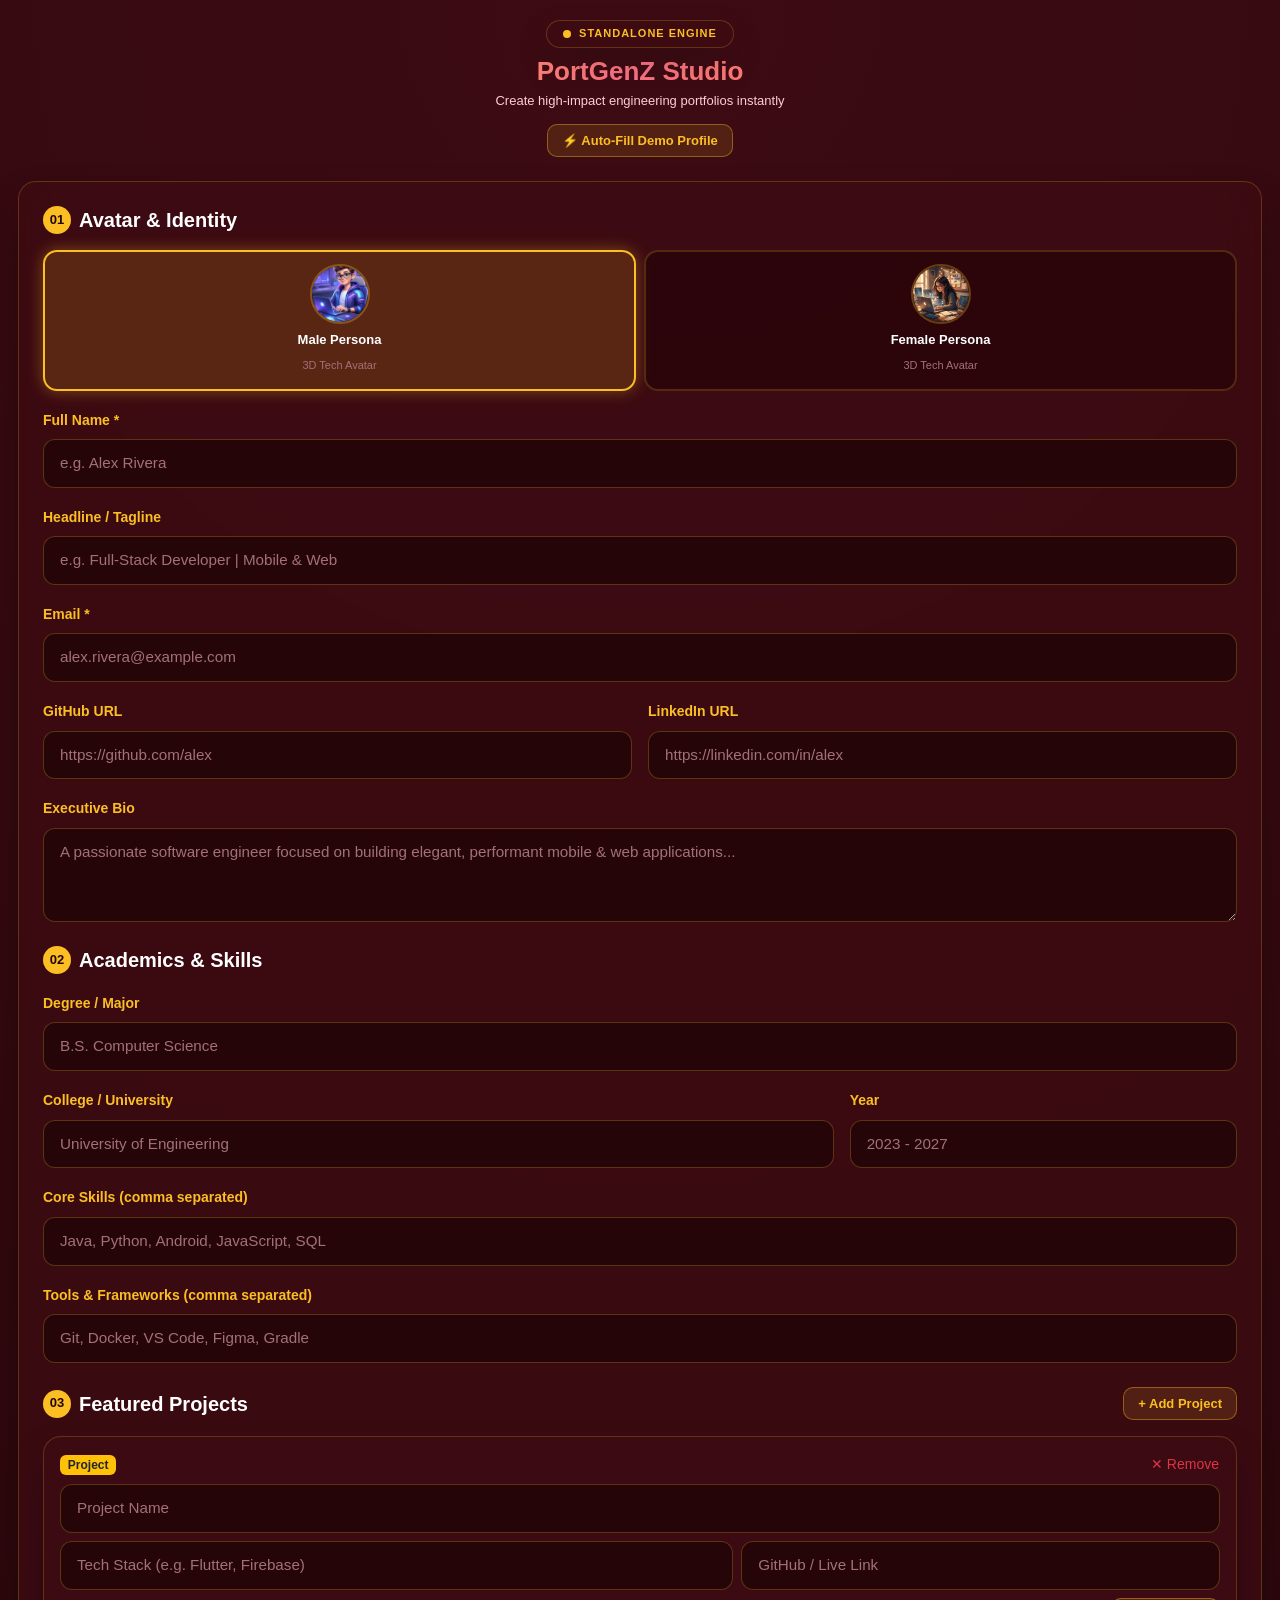
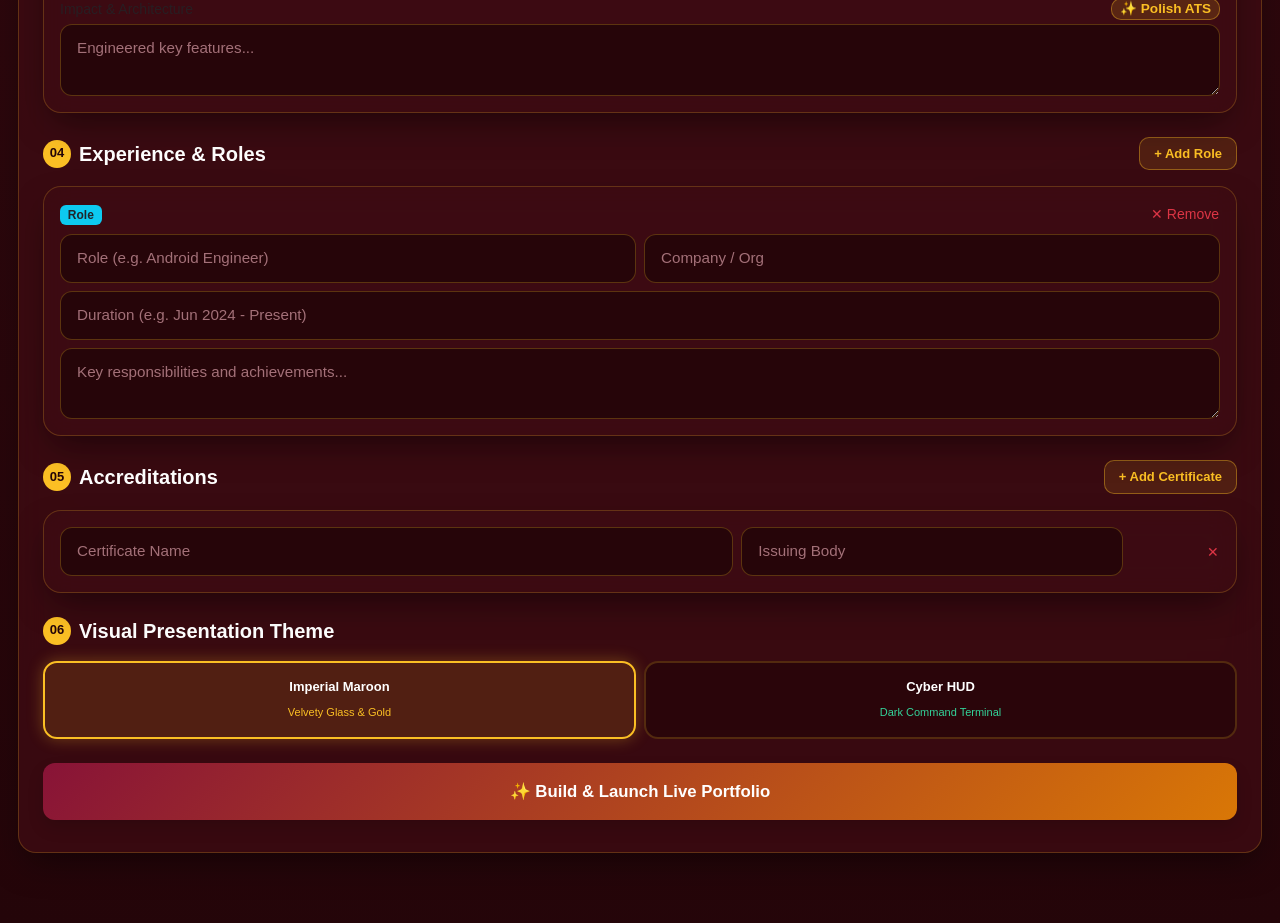
<file: android/app/src/main/assets/index.html>
<!DOCTYPE html>
<html lang="en">
<head>
  <meta charset="UTF-8">
  <meta name="viewport" content="width=device-width, initial-scale=1.0, maximum-scale=1.0, user-scalable=no">
  <title>PortGenZ Studio</title>
  
  <link rel="stylesheet" href="bootstrap.min.css">
  <link rel="stylesheet" href="style.css">
  
  <style>
    body {
      background: #240509;
      background: radial-gradient(circle at 50% 0%, #3D0B13 0%, #240509 100%);
      color: #FFF1F2;
      font-family: -apple-system, BlinkMacSystemFont, "Segoe UI", Roboto, sans-serif;
      padding: 12px 14px 70px 14px;
      margin: 0;
    }

    .avatar-select-card {
      cursor: pointer;
      border: 2px solid rgba(251, 191, 36, 0.2);
      border-radius: 14px;
      padding: 12px;
      transition: all 0.2s ease;
      background: rgba(36, 5, 9, 0.7);
      text-align: center;
      width: 100%;
    }
    .avatar-radio:checked + .avatar-select-card {
      border-color: #FBBF24;
      background: rgba(251, 191, 36, 0.15);
      box-shadow: 0 0 16px rgba(251, 191, 36, 0.35);
    }
    .avatar-preview-img {
      width: 60px;
      height: 60px;
      object-fit: cover;
      border-radius: 50%;
      border: 2px solid rgba(251, 191, 36, 0.3);
      margin-bottom: 6px;
    }

    .section-badge {
      background: #FBBF24;
      color: #240509;
      font-weight: 800;
      border-radius: 50%;
      width: 28px;
      height: 28px;
      display: inline-flex;
      align-items: center;
      justify-content: center;
      font-size: 13px;
    }

    .theme-card {
      cursor: pointer;
      border: 2px solid rgba(251, 191, 36, 0.2);
      border-radius: 14px;
      padding: 14px;
      background: rgba(36, 5, 9, 0.7);
      transition: all 0.2s;
    }
    .theme-radio:checked + .theme-card {
      border-color: #FBBF24;
      background: rgba(251, 191, 36, 0.12);
      box-shadow: 0 0 16px rgba(251, 191, 36, 0.3);
    }

    .cyber-mode {
      background: #0d1117 !important;
      color: #39d353 !important;
      font-family: monospace !important;
    }
    .cyber-mode .glass-panel {
      background: rgba(13, 17, 23, 0.9) !important;
      border: 1px solid #238636 !important;
    }
    .cyber-mode .badge-core {
      background: rgba(57, 211, 83, 0.15) !important;
      color: #39d353 !important;
      border-color: #238636 !important;
    }

    .btn-sample {
      background: rgba(251, 191, 36, 0.12);
      border: 1px solid rgba(251, 191, 36, 0.4);
      color: #FBBF24;
      font-weight: 600;
      border-radius: 10px;
      padding: 6px 14px;
      font-size: 13px;
    }
  </style>
</head>
<body>

  <!-- ======================= VIEW 1: BUILDER ======================= -->
  <div id="view-builder" class="container-fluid px-1">
    
    <!-- Hero Header -->
    <div class="text-center mb-4 pt-2">
      <div class="d-inline-flex align-items-center gap-2 px-3 py-1 rounded-pill glass-panel mb-2">
        <span class="pulse-dot"></span>
        <span style="color: #FBBF24; font-weight: 700; font-size: 11px; letter-spacing: 1px;">STANDALONE ENGINE</span>
      </div>
      <h2 class="fw-bold text-gradient mb-1" style="font-size: 26px;">PortGenZ Studio</h2>
      <p style="color: #FECDD3; font-size: 13px; margin-bottom: 12px;">Create high-impact engineering portfolios instantly</p>
      
      <button type="button" class="btn btn-sample" onclick="loadDemoProfile()">
        ⚡ Auto-Fill Demo Profile
      </button>
    </div>

    <!-- Form Container -->
    <form id="portfolioForm" onsubmit="event.preventDefault(); renderLivePortfolio();" class="glass-panel p-3 p-md-4">
      
      <!-- Section 1: Avatar -->
      <div class="d-flex align-items-center gap-2 mb-3">
        <span class="section-badge">01</span>
        <h5 class="fw-bold mb-0 text-white">Avatar & Identity</h5>
      </div>

      <div class="row g-2 mb-3">
        <div class="col-6">
          <input class="d-none avatar-radio" type="radio" name="gender" id="avatarMale" value="male" checked>
          <label class="avatar-select-card" for="avatarMale">
            <img src="male.png" class="avatar-preview-img" alt="Male Avatar">
            <div class="fw-bold text-white" style="font-size: 13px;">Male Persona</div>
            <small style="color: #A37078; font-size: 11px;">3D Tech Avatar</small>
          </label>
        </div>
        <div class="col-6">
          <input class="d-none avatar-radio" type="radio" name="gender" id="avatarFemale" value="female">
          <label class="avatar-select-card" for="avatarFemale">
            <img src="female.png" class="avatar-preview-img" alt="Female Avatar">
            <div class="fw-bold text-white" style="font-size: 13px;">Female Persona</div>
            <small style="color: #A37078; font-size: 11px;">3D Tech Avatar</small>
          </label>
        </div>
      </div>

      <div class="row g-3 mb-4">
        <div class="col-12">
          <label class="form-label small fw-bold" style="color: #FBBF24;">Full Name *</label>
          <input type="text" id="inputName" class="form-control" placeholder="e.g. Alex Rivera" required>
        </div>
        <div class="col-12">
          <label class="form-label small fw-bold" style="color: #FBBF24;">Headline / Tagline</label>
          <input type="text" id="inputTagline" class="form-control" placeholder="e.g. Full-Stack Developer | Mobile & Web">
        </div>
        <div class="col-12">
          <label class="form-label small fw-bold" style="color: #FBBF24;">Email *</label>
          <input type="email" id="inputEmail" class="form-control" placeholder="alex.rivera@example.com" required>
        </div>
        <div class="col-6">
          <label class="form-label small fw-bold" style="color: #FBBF24;">GitHub URL</label>
          <input type="text" id="inputGithub" class="form-control" placeholder="https://github.com/alex">
        </div>
        <div class="col-6">
          <label class="form-label small fw-bold" style="color: #FBBF24;">LinkedIn URL</label>
          <input type="text" id="inputLinkedin" class="form-control" placeholder="https://linkedin.com/in/alex">
        </div>
        <div class="col-12">
          <label class="form-label small fw-bold" style="color: #FBBF24;">Executive Bio</label>
          <textarea id="inputBio" class="form-control" rows="3" placeholder="A passionate software engineer focused on building elegant, performant mobile & web applications..."></textarea>
        </div>
      </div>

      <!-- Section 2: Academics & Skills -->
      <div class="d-flex align-items-center gap-2 mb-3">
        <span class="section-badge">02</span>
        <h5 class="fw-bold mb-0 text-white">Academics & Skills</h5>
      </div>

      <div class="row g-3 mb-4">
        <div class="col-12">
          <label class="form-label small fw-bold" style="color: #FBBF24;">Degree / Major</label>
          <input type="text" id="inputDegree" class="form-control" placeholder="B.S. Computer Science">
        </div>
        <div class="col-8">
          <label class="form-label small fw-bold" style="color: #FBBF24;">College / University</label>
          <input type="text" id="inputCollege" class="form-control" placeholder="University of Engineering">
        </div>
        <div class="col-4">
          <label class="form-label small fw-bold" style="color: #FBBF24;">Year</label>
          <input type="text" id="inputYear" class="form-control" placeholder="2023 - 2027">
        </div>
        <div class="col-12">
          <label class="form-label small fw-bold" style="color: #FBBF24;">Core Skills (comma separated)</label>
          <input type="text" id="inputSkillsCore" class="form-control" placeholder="Java, Python, Android, JavaScript, SQL">
        </div>
        <div class="col-12">
          <label class="form-label small fw-bold" style="color: #FBBF24;">Tools & Frameworks (comma separated)</label>
          <input type="text" id="inputSkillsTools" class="form-control" placeholder="Git, Docker, VS Code, Figma, Gradle">
        </div>
      </div>

      <!-- Section 3: Projects -->
      <div class="d-flex justify-content-between align-items-center mb-3">
        <div class="d-flex align-items-center gap-2">
          <span class="section-badge">03</span>
          <h5 class="fw-bold mb-0 text-white">Featured Projects</h5>
        </div>
        <button type="button" class="btn btn-sm btn-sample" onclick="addProjectField()">+ Add Project</button>
      </div>

      <div id="projects-container" class="mb-4">
        <!-- Project items dynamically appended here -->
      </div>

      <!-- Section 4: Experience -->
      <div class="d-flex justify-content-between align-items-center mb-3">
        <div class="d-flex align-items-center gap-2">
          <span class="section-badge">04</span>
          <h5 class="fw-bold mb-0 text-white">Experience & Roles</h5>
        </div>
        <button type="button" class="btn btn-sm btn-sample" onclick="addExperienceField()">+ Add Role</button>
      </div>

      <div id="experience-container" class="mb-4">
        <!-- Experience items dynamically appended here -->
      </div>

      <!-- Section 5: Certificates -->
      <div class="d-flex justify-content-between align-items-center mb-3">
        <div class="d-flex align-items-center gap-2">
          <span class="section-badge">05</span>
          <h5 class="fw-bold mb-0 text-white">Accreditations</h5>
        </div>
        <button type="button" class="btn btn-sm btn-sample" onclick="addCertField()">+ Add Certificate</button>
      </div>

      <div id="cert-container" class="mb-4">
        <!-- Cert items dynamically appended here -->
      </div>

      <!-- Section 6: Theme Selection -->
      <div class="d-flex align-items-center gap-2 mb-3">
        <span class="section-badge">06</span>
        <h5 class="fw-bold mb-0 text-white">Visual Presentation Theme</h5>
      </div>

      <div class="row g-2 mb-4">
        <div class="col-6">
          <input class="d-none theme-radio" type="radio" name="theme" id="themeModern" value="modern" checked>
          <label class="theme-card text-center w-100" for="themeModern">
            <div class="fw-bold text-white" style="font-size: 13px;">Imperial Maroon</div>
            <small style="color: #FBBF24; font-size: 11px;">Velvety Glass & Gold</small>
          </label>
        </div>
        <div class="col-6">
          <input class="d-none theme-radio" type="radio" name="theme" id="themeCyber" value="cyber">
          <label class="theme-card text-center w-100" for="themeCyber">
            <div class="fw-bold text-white" style="font-size: 13px;">Cyber HUD</div>
            <small style="color: #34d399; font-size: 11px;">Dark Command Terminal</small>
          </label>
        </div>
      </div>

      <button type="submit" class="btn btn-premium w-100 py-3 mb-2 shadow">
        ✨ Build & Launch Live Portfolio
      </button>

    </form>
  </div>

  <!-- ======================= VIEW 2: LIVE PORTFOLIO ======================= -->
  <div id="view-portfolio" style="display: none;">

    <!-- Top Floating Toolbar -->
    <div class="glass-panel sticky-top p-2 mb-3 d-flex justify-content-between align-items-center" style="z-index: 100;">
      <button type="button" class="btn btn-sm btn-sample" onclick="switchToBuilder()">
        ✏️ Edit Profile
      </button>
      <div class="d-flex gap-2">
        <button type="button" class="btn btn-sm btn-sample" onclick="toggleTheme()">
          🎨 Switch Theme
        </button>
        <button type="button" class="btn btn-sm btn-premium px-3" onclick="exportPDF()">
          📄 Export PDF
        </button>
      </div>
    </div>

    <!-- Live Render Container -->
    <div id="portfolio-render"></div>

  </div>

  <script>
    // In-memory data store with localStorage fallback
    let profileData = {
      gender: 'male',
      name: '',
      tagline: '',
      email: '',
      github: '',
      linkedin: '',
      bio: '',
      degree: '',
      college: '',
      year: '',
      skillsCore: '',
      skillsTools: '',
      projects: [],
      experience: [],
      certificates: [],
      theme: 'modern'
    };

    window.addEventListener('DOMContentLoaded', () => {
      loadSavedData();
      if (!profileData.projects.length) {
        addProjectField();
      }
      if (!profileData.experience.length) {
        addExperienceField();
      }
      if (!profileData.certificates.length) {
        addCertField();
      }
    });

    function addProjectField(p = {title: '', tech: '', link: '', desc: ''}) {
      const container = document.getElementById('projects-container');
      const div = document.createElement('div');
      div.className = 'glass-panel p-3 mb-3 project-item';
      div.innerHTML = `
        <div class="d-flex justify-content-between align-items-center mb-2">
          <span class="badge bg-warning text-dark fw-bold">Project</span>
          <button type="button" class="btn btn-sm text-danger p-0" onclick="this.closest('.project-item').remove()">✕ Remove</button>
        </div>
        <div class="row g-2 mb-2">
          <div class="col-12"><input type="text" class="form-control p-title" placeholder="Project Name" value="${p.title || ''}"></div>
          <div class="col-7"><input type="text" class="form-control p-tech" placeholder="Tech Stack (e.g. Flutter, Firebase)" value="${p.tech || ''}"></div>
          <div class="col-5"><input type="text" class="form-control p-link" placeholder="GitHub / Live Link" value="${p.link || ''}"></div>
        </div>
        <div class="d-flex justify-content-between align-items-center mb-1">
          <label class="small text-muted mb-0">Impact & Architecture</label>
          <button type="button" class="btn btn-sm btn-ai-glow px-2 py-0" onclick="polishWithAI(this)">✨ Polish ATS</button>
        </div>
        <textarea class="form-control p-desc" rows="2" placeholder="Engineered key features...">${p.desc || ''}</textarea>
      `;
      container.appendChild(div);
    }

    function addExperienceField(e = {role: '', org: '', duration: '', detail: ''}) {
      const container = document.getElementById('experience-container');
      const div = document.createElement('div');
      div.className = 'glass-panel p-3 mb-3 exp-item';
      div.innerHTML = `
        <div class="d-flex justify-content-between align-items-center mb-2">
          <span class="badge bg-info text-dark fw-bold">Role</span>
          <button type="button" class="btn btn-sm text-danger p-0" onclick="this.closest('.exp-item').remove()">✕ Remove</button>
        </div>
        <div class="row g-2 mb-2">
          <div class="col-6"><input type="text" class="form-control e-role" placeholder="Role (e.g. Android Engineer)" value="${e.role || ''}"></div>
          <div class="col-6"><input type="text" class="form-control e-org" placeholder="Company / Org" value="${e.org || ''}"></div>
          <div class="col-12"><input type="text" class="form-control e-duration" placeholder="Duration (e.g. Jun 2024 - Present)" value="${e.duration || ''}"></div>
        </div>
        <textarea class="form-control e-detail" rows="2" placeholder="Key responsibilities and achievements...">${e.detail || ''}</textarea>
      `;
      container.appendChild(div);
    }

    function addCertField(c = {name: '', issuer: ''}) {
      const container = document.getElementById('cert-container');
      const div = document.createElement('div');
      div.className = 'glass-panel p-3 mb-2 cert-item';
      div.innerHTML = `
        <div class="row g-2 align-items-center">
          <div class="col-7"><input type="text" class="form-control c-name" placeholder="Certificate Name" value="${c.name || ''}"></div>
          <div class="col-4"><input type="text" class="form-control c-issuer" placeholder="Issuing Body" value="${c.issuer || ''}"></div>
          <div class="col-1 text-end"><button type="button" class="btn btn-sm text-danger p-0" onclick="this.closest('.cert-item').remove()">✕</button></div>
        </div>
      `;
      container.appendChild(div);
    }

    // Built-in intelligent ATS action-verb transformer (runs locally & offline!)
    function polishWithAI(btn) {
      const block = btn.closest('.project-item');
      const descEl = block.querySelector('.p-desc');
      const title = block.querySelector('.p-title').value.trim() || 'Software Project';
      const tech = block.querySelector('.p-tech').value.trim() || 'modern tech';
      let raw = descEl.value.trim();

      btn.innerText = '⏳ Polishing...';
      btn.disabled = true;

      setTimeout(() => {
        let bullets = [];
        if (!raw) {
          bullets = [
            `• Architected and developed ${title} leveraging ${tech} with high performance and modular design.`,
            `• Engineered scalable asynchronous workflows, achieving sub-100ms response latency and optimized memory overhead.`,
            `• Implemented clean architecture and automated test coverage, ensuring robust reliability in production environments.`
          ];
        } else {
          const sentences = raw.split(/[.\n]/).map(s => s.trim()).filter(s => s.length > 5);
          const verbs = ['Architected and engineered', 'Streamlined and optimized', 'Integrated and deployed', 'Spearheaded development of'];
          bullets = sentences.slice(0, 3).map((s, idx) => {
            const verb = verbs[idx % verbs.length];
            return `• ${verb} ${s.charAt(0).toLowerCase() + s.slice(1)}.`;
          });
          if (bullets.length === 1) {
            bullets.push(`• Optimized codebase efficiency using ${tech}, ensuring high reliability and responsive UX.`);
            bullets.push(`• Implemented automated error handling and structured state management.`);
          }
        }

        descEl.value = bullets.join('\n');
        btn.innerText = '✨ Polish ATS';
        btn.disabled = false;
      }, 300);
    }

    function loadDemoProfile() {
      document.getElementById('inputName').value = 'Nithishkumar L';
      document.getElementById('inputTagline').value = 'CS Undergrad | Full-Stack & Android Systems Architect';
      document.getElementById('inputEmail').value = 'nithish@example.com';
      document.getElementById('inputGithub').value = 'https://github.com/nithish2311';
      document.getElementById('inputLinkedin').value = 'https://linkedin.com/in/nithishkumar-l';
      document.getElementById('inputBio').value = 'Passionate developer specializing in Android, Flutter, and Full-Stack cloud architectures. Adept at turning complex challenges into streamlined, high-performance applications with elegant UI/UX.';
      document.getElementById('inputDegree').value = 'B.E. Computer Science & Engineering';
      document.getElementById('inputCollege').value = 'Sri Krishna College of Technology';
      document.getElementById('inputYear').value = '2023 - 2027';
      document.getElementById('inputSkillsCore').value = 'Java, Kotlin, Python, JavaScript, C++, Dart, SQLite, SQL';
      document.getElementById('inputSkillsTools').value = 'Android Studio, Flutter, Git, Docker, Flask, Postman, Linux';

      document.getElementById('projects-container').innerHTML = '';
      addProjectField({
        title: 'PortGenZ Studio Next-Gen',
        tech: 'Android SDK, Java, WebView, CSS Glassmorphism',
        link: 'https://github.com/nithish2311/PortGenZ',
        desc: '• Engineered a standalone mobile studio for instant ATS-ready portfolio generation with native PDF export.\n• Built smooth 60fps micro-animations, theme switching, and local offline state persistence.\n• Integrated responsive glassmorphism UI tailored for mobile ergonomics.'
      });
      addProjectField({
        title: 'Bus Tracker Pro',
        tech: 'Flutter, Firebase, GPS Telemetry',
        link: 'https://github.com/nithish2311/bus_tracker',
        desc: '• Developed live transit telemetry tracking with real-time ETA calculation and push notifications.\n• Optimized background location polling reducing battery consumption by 35%.'
      });

      document.getElementById('experience-container').innerHTML = '';
      addExperienceField({
        role: 'Mobile Systems Engineering Intern',
        org: 'Tech Innovations Lab',
        duration: 'May 2025 - Aug 2025',
        detail: 'Architected native modules and automated performance profiling pipelines across Android release builds.'
      });

      document.getElementById('cert-container').innerHTML = '';
      addCertField({ name: 'Google Android Certified Developer', issuer: 'Google' });
      addCertField({ name: 'Algorithms & Data Structures Specialization', issuer: 'Coursera' });

      saveToStorage();
    }

    function collectFormData() {
      const gender = document.querySelector('input[name="gender"]:checked')?.value || 'male';
      const theme = document.querySelector('input[name="theme"]:checked')?.value || 'modern';

      const projects = [];
      document.querySelectorAll('.project-item').forEach(el => {
        const title = el.querySelector('.p-title').value.trim();
        if (title) {
          projects.push({
            title,
            tech: el.querySelector('.p-tech').value.trim(),
            link: el.querySelector('.p-link').value.trim(),
            desc: el.querySelector('.p-desc').value.trim()
          });
        }
      });

      const experience = [];
      document.querySelectorAll('.exp-item').forEach(el => {
        const role = el.querySelector('.e-role').value.trim();
        if (role) {
          experience.push({
            role,
            org: el.querySelector('.e-org').value.trim(),
            duration: el.querySelector('.e-duration').value.trim(),
            detail: el.querySelector('.e-detail').value.trim()
          });
        }
      });

      const certificates = [];
      document.querySelectorAll('.cert-item').forEach(el => {
        const name = el.querySelector('.c-name').value.trim();
        if (name) {
          certificates.push({
            name,
            issuer: el.querySelector('.c-issuer').value.trim()
          });
        }
      });

      profileData = {
        gender,
        name: document.getElementById('inputName').value.trim() || 'Software Engineer',
        tagline: document.getElementById('inputTagline').value.trim(),
        email: document.getElementById('inputEmail').value.trim(),
        github: document.getElementById('inputGithub').value.trim(),
        linkedin: document.getElementById('inputLinkedin').value.trim(),
        bio: document.getElementById('inputBio').value.trim(),
        degree: document.getElementById('inputDegree').value.trim(),
        college: document.getElementById('inputCollege').value.trim(),
        year: document.getElementById('inputYear').value.trim(),
        skillsCore: document.getElementById('inputSkillsCore').value.trim(),
        skillsTools: document.getElementById('inputSkillsTools').value.trim(),
        projects,
        experience,
        certificates,
        theme
      };

      saveToStorage();
      return profileData;
    }

    function saveToStorage() {
      try {
        localStorage.setItem('portgenz_profile', JSON.stringify(profileData));
      } catch(e) {}
    }

    function loadSavedData() {
      try {
        const raw = localStorage.getItem('portgenz_profile');
        if (raw) {
          profileData = JSON.parse(raw);
          if (profileData.name) document.getElementById('inputName').value = profileData.name;
          if (profileData.tagline) document.getElementById('inputTagline').value = profileData.tagline;
          if (profileData.email) document.getElementById('inputEmail').value = profileData.email;
          if (profileData.github) document.getElementById('inputGithub').value = profileData.github;
          if (profileData.linkedin) document.getElementById('inputLinkedin').value = profileData.linkedin;
          if (profileData.bio) document.getElementById('inputBio').value = profileData.bio;
          if (profileData.degree) document.getElementById('inputDegree').value = profileData.degree;
          if (profileData.college) document.getElementById('inputCollege').value = profileData.college;
          if (profileData.year) document.getElementById('inputYear').value = profileData.year;
          if (profileData.skillsCore) document.getElementById('inputSkillsCore').value = profileData.skillsCore;
          if (profileData.skillsTools) document.getElementById('inputSkillsTools').value = profileData.skillsTools;

          if (profileData.gender === 'female') {
            document.getElementById('avatarFemale').checked = true;
          }

          if (profileData.projects?.length) {
            document.getElementById('projects-container').innerHTML = '';
            profileData.projects.forEach(p => addProjectField(p));
          }
          if (profileData.experience?.length) {
            document.getElementById('experience-container').innerHTML = '';
            profileData.experience.forEach(e => addExperienceField(e));
          }
          if (profileData.certificates?.length) {
            document.getElementById('cert-container').innerHTML = '';
            profileData.certificates.forEach(c => addCertField(c));
          }
        }
      } catch(e) {}
    }

    function renderLivePortfolio() {
      const data = collectFormData();
      const container = document.getElementById('portfolio-render');
      const isCyber = data.theme === 'cyber';

      document.body.className = isCyber ? 'cyber-mode' : '';

      const avatarSrc = data.gender === 'female' ? 'female.png' : 'male.png';
      const coreSkillsList = data.skillsCore ? data.skillsCore.split(',').map(s => s.trim()).filter(s => s) : [];
      const toolSkillsList = data.skillsTools ? data.skillsTools.split(',').map(s => s.trim()).filter(s => s) : [];

      let projectsHtml = '';
      data.projects.forEach(p => {
        const linkHtml = p.link ? `<a href="${p.link}" target="_blank" class="badge bg-warning text-dark text-decoration-none">🔗 View Project</a>` : '';
        const techPills = p.tech ? p.tech.split(',').map(t => `<span class="badge-core small me-1">${t.trim()}</span>`).join('') : '';
        projectsHtml += `
          <div class="glass-panel p-3 mb-3 project-card">
            <div class="d-flex justify-content-between align-items-center mb-2">
              <h6 class="fw-bold mb-0 text-white">${p.title}</h6>
              ${linkHtml}
            </div>
            <div class="mb-2">${techPills}</div>
            <p class="small text-muted mb-0" style="white-space: pre-line; line-height: 1.6;">${p.desc}</p>
          </div>
        `;
      });

      let expHtml = '';
      data.experience.forEach(e => {
        expHtml += `
          <div class="glass-panel p-3 mb-2 exp-card">
            <div class="d-flex justify-content-between align-items-center">
              <span class="fw-bold text-white">${e.role}</span>
              <small style="color: #FBBF24;">${e.duration}</small>
            </div>
            <small class="text-muted d-block mb-1">${e.org}</small>
            <p class="small text-muted mb-0">${e.detail}</p>
          </div>
        `;
      });

      let certHtml = '';
      data.certificates.forEach(c => {
        certHtml += `
          <div class="col-12 col-md-6 mb-2">
            <div class="glass-panel p-2 px-3 d-flex justify-content-between align-items-center">
              <span class="small fw-semibold text-white">🏆 ${c.name}</span>
              <span class="badge bg-dark border text-muted small">${c.issuer}</span>
            </div>
          </div>
        `;
      });

      container.innerHTML = `
        <!-- Hero Profile -->
        <div class="glass-panel p-4 text-center mb-4">
          <div class="hero-avatar-wrapper">
            <img src="${avatarSrc}" class="hero-avatar-img" alt="Avatar">
          </div>
          <h2 class="fw-bold text-white mb-1">${data.name}</h2>
          ${data.tagline ? `<div class="fw-semibold text-gradient mb-2" style="font-size: 14px;">${data.tagline}</div>` : ''}
          <div class="small text-muted mb-3">
            🎓 ${data.degree} • ${data.college} ${data.year ? `(${data.year})` : ''}
          </div>

          <!-- Contact buttons -->
          <div class="d-flex flex-wrap justify-content-center gap-2 mb-3">
            ${data.email ? `<a href="mailto:${data.email}" class="btn btn-sm btn-sample">📧 ${data.email}</a>` : ''}
            ${data.github ? `<a href="${data.github}" target="_blank" class="btn btn-sm btn-sample">🐙 GitHub</a>` : ''}
            ${data.linkedin ? `<a href="${data.linkedin}" target="_blank" class="btn btn-sm btn-sample">💼 LinkedIn</a>` : ''}
          </div>

          ${data.bio ? `<p class="small text-muted mb-0 mx-auto" style="max-width: 600px; line-height: 1.7;">${data.bio}</p>` : ''}
        </div>

        <!-- Quick Stats -->
        <div class="row g-2 mb-4 text-center">
          <div class="col-4">
            <div class="glass-panel p-2">
              <h4 class="fw-bold mb-0 text-gradient">${data.projects.length}</h4>
              <small class="text-muted" style="font-size: 11px;">Projects</small>
            </div>
          </div>
          <div class="col-4">
            <div class="glass-panel p-2">
              <h4 class="fw-bold mb-0 text-gradient">${data.experience.length}</h4>
              <small class="text-muted" style="font-size: 11px;">Roles</small>
            </div>
          </div>
          <div class="col-4">
            <div class="glass-panel p-2">
              <h4 class="fw-bold mb-0 text-gradient">${data.certificates.length}</h4>
              <small class="text-muted" style="font-size: 11px;">Honors</small>
            </div>
          </div>
        </div>

        <!-- Core Stack -->
        ${coreSkillsList.length ? `
        <div class="mb-4">
          <h6 class="fw-bold mb-2 text-white">⚡ Technical Stack</h6>
          <div class="d-flex flex-wrap gap-1">
            ${coreSkillsList.map(s => `<span class="badge-core">${s}</span>`).join('')}
            ${toolSkillsList.map(s => `<span class="badge-tool">${s}</span>`).join('')}
          </div>
        </div>
        ` : ''}

        <!-- Projects -->
        ${data.projects.length ? `
        <div class="mb-4">
          <h6 class="fw-bold mb-2 text-white">🚀 Key Projects</h6>
          ${projectsHtml}
        </div>
        ` : ''}

        <!-- Experience -->
        ${data.experience.length ? `
        <div class="mb-4">
          <h6 class="fw-bold mb-2 text-white">💼 Experience</h6>
          ${expHtml}
        </div>
        ` : ''}

        <!-- Certificates -->
        ${data.certificates.length ? `
        <div class="mb-4">
          <h6 class="fw-bold mb-2 text-white">🏅 Certifications</h6>
          <div class="row g-2">${certHtml}</div>
        </div>
        ` : ''}

        <div class="text-center py-4">
          <small class="text-muted">Generated with PortGenZ Studio • Next-Gen Engine</small>
        </div>
      `;

      document.getElementById('view-builder').style.display = 'none';
      document.getElementById('view-portfolio').style.display = 'block';
      window.scrollTo(0, 0);
    }

    function switchToBuilder() {
      document.getElementById('view-portfolio').style.display = 'none';
      document.getElementById('view-builder').style.display = 'block';
      document.body.className = '';
      window.scrollTo(0, 0);
    }

    function toggleTheme() {
      profileData.theme = profileData.theme === 'modern' ? 'cyber' : 'modern';
      saveToStorage();
      renderLivePortfolio();
    }

    function exportPDF() {
      window.print();
    }
  </script>
</body>
</html>
</file>
<file: android/app/src/main/assets/style.css>
@import url('https://fonts.googleapis.com/css2?family=Plus+Jakarta+Sans:wght@300;400;500;600;700;800&family=JetBrains+Mono:wght@400;600&display=swap');

:root {
  --bg-gradient: linear-gradient(135deg, #240509 0%, #3D0B13 50%, #240509 100%);
  --card-bg: rgba(61, 11, 19, 0.82);
  --card-border: rgba(251, 191, 36, 0.22);
  --accent-gold: #FBBF24;
  --accent-amber: #F59E0B;
  --accent-rose: #FB7185;
  --accent-crimson: #E11D48;
  --text-main: #FFF1F2;
  --text-muted: #FECDD3;
}

* {
  box-sizing: border-box;
}

body {
  background: var(--bg-gradient);
  background-attachment: fixed;
  color: var(--text-main);
  font-family: 'Plus Jakarta Sans', system-ui, -apple-system, sans-serif;
  min-height: 100vh;
  position: relative;
  line-height: 1.6;
  overflow-x: hidden;
  -webkit-tap-highlight-color: transparent;
  padding-bottom: 40px;
}

/* Translucent Glass Panels */
.glass-panel {
  background: var(--card-bg);
  backdrop-filter: blur(16px);
  -webkit-backdrop-filter: blur(16px);
  border: 1px solid var(--card-border);
  border-radius: 18px;
  box-shadow: 0 15px 35px -10px rgba(0, 0, 0, 0.5);
  position: relative;
  z-index: 1;
}

/* Dynamic Gradients */
.text-gradient {
  background: linear-gradient(135deg, #FBBF24 0%, #FB7185 50%, #F59E0B 100%);
  -webkit-background-clip: text;
  -webkit-text-fill-color: transparent;
}

/* Typography */
.display-3 {
  font-size: clamp(2rem, 5vw + 1rem, 3.2rem) !important;
  font-weight: 800;
}

.display-4 {
  font-size: clamp(1.75rem, 4vw + 0.8rem, 2.6rem) !important;
  font-weight: 800;
}

/* Form Controls */
.form-control, .form-select {
  background: rgba(36, 5, 9, 0.85) !important;
  border: 1px solid rgba(251, 191, 36, 0.25) !important;
  color: #FFF1F2 !important;
  border-radius: 12px;
  padding: 12px 16px;
  font-size: 0.95rem;
  transition: all 0.2s ease;
}

.form-control::placeholder {
  color: #A37078;
}

.form-control:focus {
  border-color: #FBBF24 !important;
  box-shadow: 0 0 18px rgba(251, 191, 36, 0.35) !important;
  background: rgba(45, 8, 14, 0.95) !important;
}

/* Pulsing Status Dot */
.pulse-dot {
  display: inline-block;
  width: 8px;
  height: 8px;
  border-radius: 50%;
  background: #FBBF24;
  box-shadow: 0 0 0 0 rgba(251, 191, 36, 0.8);
  animation: pulse-gold 2s infinite;
}

@keyframes pulse-gold {
  0% { transform: scale(0.95); box-shadow: 0 0 0 0 rgba(251, 191, 36, 0.8); }
  70% { transform: scale(1); box-shadow: 0 0 0 10px rgba(251, 191, 36, 0); }
  100% { transform: scale(0.95); box-shadow: 0 0 0 0 rgba(251, 191, 36, 0); }
}

/* Interactive Buttons */
.btn-premium {
  background: linear-gradient(135deg, #881337, #D97706);
  border: none;
  color: #ffffff;
  font-weight: 700;
  border-radius: 12px;
  transition: all 0.25s ease;
  box-shadow: 0 8px 20px -4px rgba(217, 119, 6, 0.5);
  font-size: 1.05rem;
}

.btn-premium:hover, .btn-premium:active {
  transform: translateY(-2px);
  box-shadow: 0 12px 25px -4px rgba(245, 158, 11, 0.6);
  color: #ffffff;
}

.btn-ai-glow {
  background: rgba(251, 191, 36, 0.15);
  border: 1px solid rgba(251, 191, 36, 0.4);
  color: #FBBF24;
  font-weight: 600;
  border-radius: 10px;
  font-size: 0.85rem;
  transition: all 0.2s;
}

.btn-ai-glow:hover, .btn-ai-glow:active {
  background: linear-gradient(135deg, #881337, #FBBF24);
  color: #ffffff;
  border-color: transparent;
  box-shadow: 0 0 15px rgba(251, 191, 36, 0.5);
}

/* Project & Experience Cards */
.project-card, .exp-card {
  transition: all 0.3s cubic-bezier(0.4, 0, 0.2, 1);
  background: rgba(61, 11, 19, 0.8);
  border: 1px solid rgba(251, 191, 36, 0.2);
  border-radius: 16px;
}

.project-card:hover {
  transform: translateY(-4px);
  border-color: rgba(251, 191, 36, 0.5) !important;
  box-shadow: 0 16px 32px -8px rgba(251, 191, 36, 0.25);
}

.badge-core {
  background: rgba(251, 191, 36, 0.18);
  color: #FBBF24;
  border: 1px solid rgba(251, 191, 36, 0.35);
  border-radius: 20px;
  padding: 5px 12px;
  font-weight: 600;
}

.badge-tool {
  background: rgba(255, 241, 242, 0.1);
  color: #FECDD3;
  border: 1px solid rgba(255, 241, 242, 0.2);
  border-radius: 20px;
  padding: 5px 12px;
  font-weight: 500;
}

.hero-avatar-wrapper {
  width: 120px;
  height: 120px;
  margin: 0 auto 16px auto;
  border-radius: 50%;
  padding: 4px;
  background: linear-gradient(135deg, #FBBF24, #FB7185, #881337);
  box-shadow: 0 10px 30px rgba(251, 191, 36, 0.35);
  position: relative;
}

.hero-avatar-img {
  width: 100%;
  height: 100%;
  object-fit: cover;
  border-radius: 50%;
  background: #240509;
}
</file>
